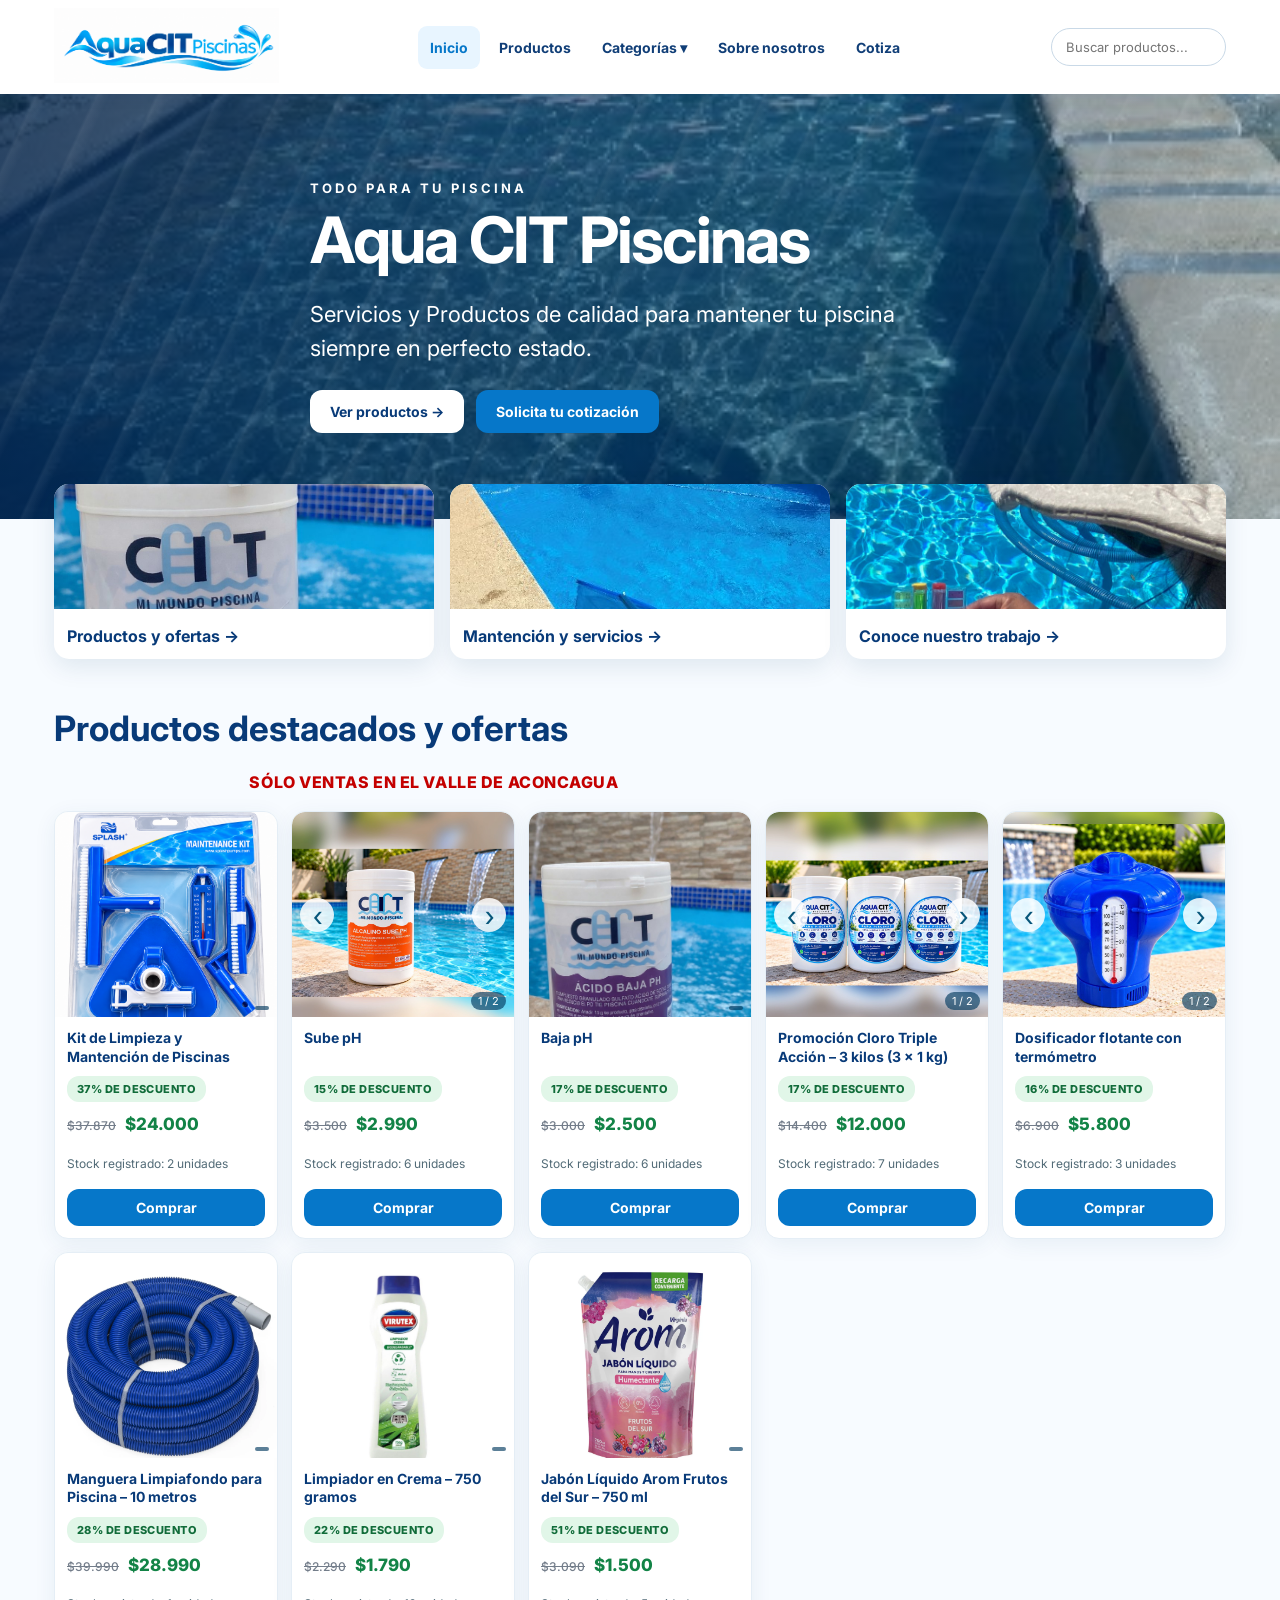
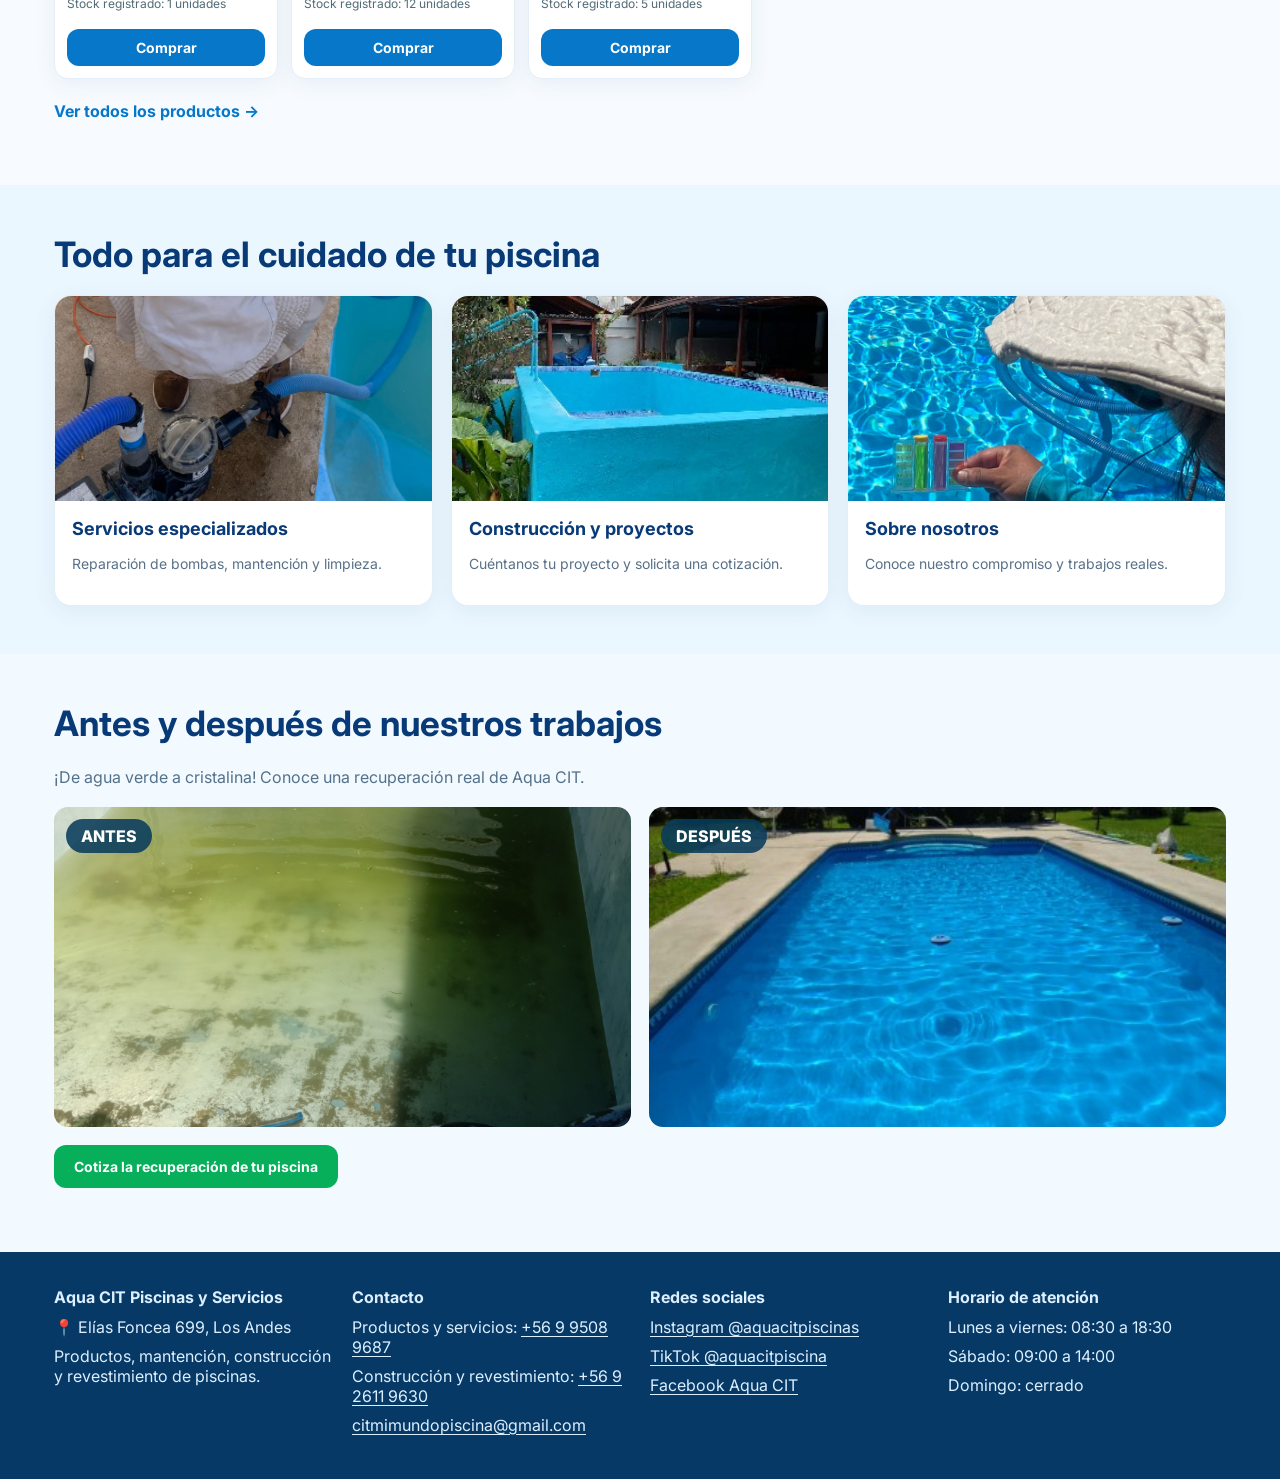
<file: index.html>
<!DOCTYPE html>
<html lang="es"><head><meta charset="utf-8"/><meta content="width=device-width,initial-scale=1" name="viewport"/><meta content="Aqua CIT Piscinas: productos, mantención, reparación y construcción de piscinas en Los Andes." name="description"/><title>Inicio | Aqua CIT Piscinas</title><link href="estilos.css?v=renovacion20261029" rel="stylesheet"/></head><body><header class="top"><div class="wrap header"><a href="index.html"><img alt="Aqua CIT Piscinas" class="logo" src="imagenes/logo.png"/></a><nav class="links"><a class="active" href="index.html">Inicio</a><a href="productos.html">Productos</a><div class="drop"><button aria-label="Abrir categorías" type="button">Categorías ▾</button><div class="submenu"><a href="productos.html?categoria=piscinas">Productos para piscinas</a><a href="productos.html?categoria=hogar">Aseo del hogar</a><a href="productos.html?categoria=equipos">Bombas y filtros</a><a href="cotiza.html">Cotizar servicios</a></div></div><a href="sobre-nosotros.html">Sobre nosotros</a><a href="cotiza.html">Cotiza</a></nav><input aria-label="Buscar productos" class="search" placeholder="Buscar productos..." type="search"/></div></header><section class="hero"><div class="wrap"><div class="eyebrow">Todo para tu piscina</div><h1>Aqua CIT Piscinas</h1><p>Servicios y Productos de calidad para mantener tu piscina siempre en perfecto estado.</p><div class="buttons"><a class="btn white" href="productos.html">Ver productos →</a><a class="btn" href="cotiza.html">Solicita tu cotización</a></div></div></section><div class="wrap introtiles"><a href="productos.html"><img alt="Productos" src="imagenes/baja-ph.jpg"/><span>Productos y ofertas →</span></a><a href="servicios.html"><img alt="Limpieza de piscinas" src="imagenes/trabajo-limpieza.jpg"/><span>Mantención y servicios →</span></a><a href="sobre-nosotros.html"><img alt="Análisis de agua" src="imagenes/compromiso.jpeg"/><span>Conoce nuestro trabajo →</span></a></div><section class="section"><div class="wrap"><h2>Productos destacados y ofertas</h2><p class="lead" style="color:#c40000;font-weight:800;text-align:center;letter-spacing:.035em">SÓLO VENTAS EN EL VALLE DE ACONCAGUA</p><div class="grid four" id="productsGrid"></div><p style="margin-top:22px"><a class="small-link" href="productos.html">Ver todos los productos →</a></p></div></section><section class="section alt"><div class="wrap"><h2>Todo para el cuidado de tu piscina</h2><div class="grid"><a class="card" href="servicios.html"><img alt="Equipos" src="imagenes/trabajo-bomba.jpeg"/><div class="body"><h3>Servicios especializados</h3><p>Reparación de bombas, mantención y limpieza.</p></div></a><a class="card" href="cotiza.html"><img alt="Piscina" src="imagenes/trabajo-recuperacion.jpg"/><div class="body"><h3>Construcción y proyectos</h3><p>Cuéntanos tu proyecto y solicita una cotización.</p></div></a><a class="card" href="sobre-nosotros.html"><img alt="Tester de piscina" src="imagenes/compromiso.jpeg"/><div class="body"><h3>Sobre nosotros</h3><p>Conoce nuestro compromiso y trabajos reales.</p></div></a></div></div></section><section class="section before-after" id="antes-despues"><div class="wrap"><h2>Antes y después de nuestros trabajos</h2><p class="lead">¡De agua verde a cristalina! Conoce una recuperación real de Aqua CIT.</p><div class="compare-grid"><figure><img src="imagenes/antes-real.jpg" loading="lazy" alt="Piscina antes de recuperación"/><figcaption>ANTES</figcaption></figure><figure><img src="imagenes/despues-real.jpg" loading="lazy" alt="Piscina después de recuperación"/><figcaption>DESPUÉS</figcaption></figure></div><p style="margin-top:18px"><a class="btn green" href="cotiza.html">Cotiza la recuperación de tu piscina</a></p></div></section><footer class="footer"><div class="wrap footer-columns"><div><strong>Aqua CIT Piscinas y Servicios</strong><p>📍 Elías Foncea 699, Los Andes</p><p>Productos, mantención, construcción y revestimiento de piscinas.</p></div><div><strong>Contacto</strong><p>Productos y servicios: <a href="https://wa.me/56995089687">+56 9 9508 9687</a></p><p>Construcción y revestimiento: <a href="https://wa.me/56926119630">+56 9 2611 9630</a></p><p><a href="mailto:citmimundopiscina@gmail.com">citmimundopiscina@gmail.com</a></p></div><div><strong>Redes sociales</strong><p><a href="https://www.instagram.com/aquacitpiscinas/" target="_blank" rel="noopener">Instagram @aquacitpiscinas</a></p><p><a href="https://www.tiktok.com/@aquacitpiscina" target="_blank" rel="noopener">TikTok @aquacitpiscina</a></p><p><a href="https://www.facebook.com/share/1GjEi7ujU2/" target="_blank" rel="noopener">Facebook Aqua CIT</a></p></div><div><strong>Horario de atención</strong><p>Lunes a viernes: 08:30 a 18:30</p><p>Sábado: 09:00 a 14:00</p><p>Domingo: cerrado</p></div></div></footer><script src="app.js?v=renovacion20261029"></script></body></html>
</file>
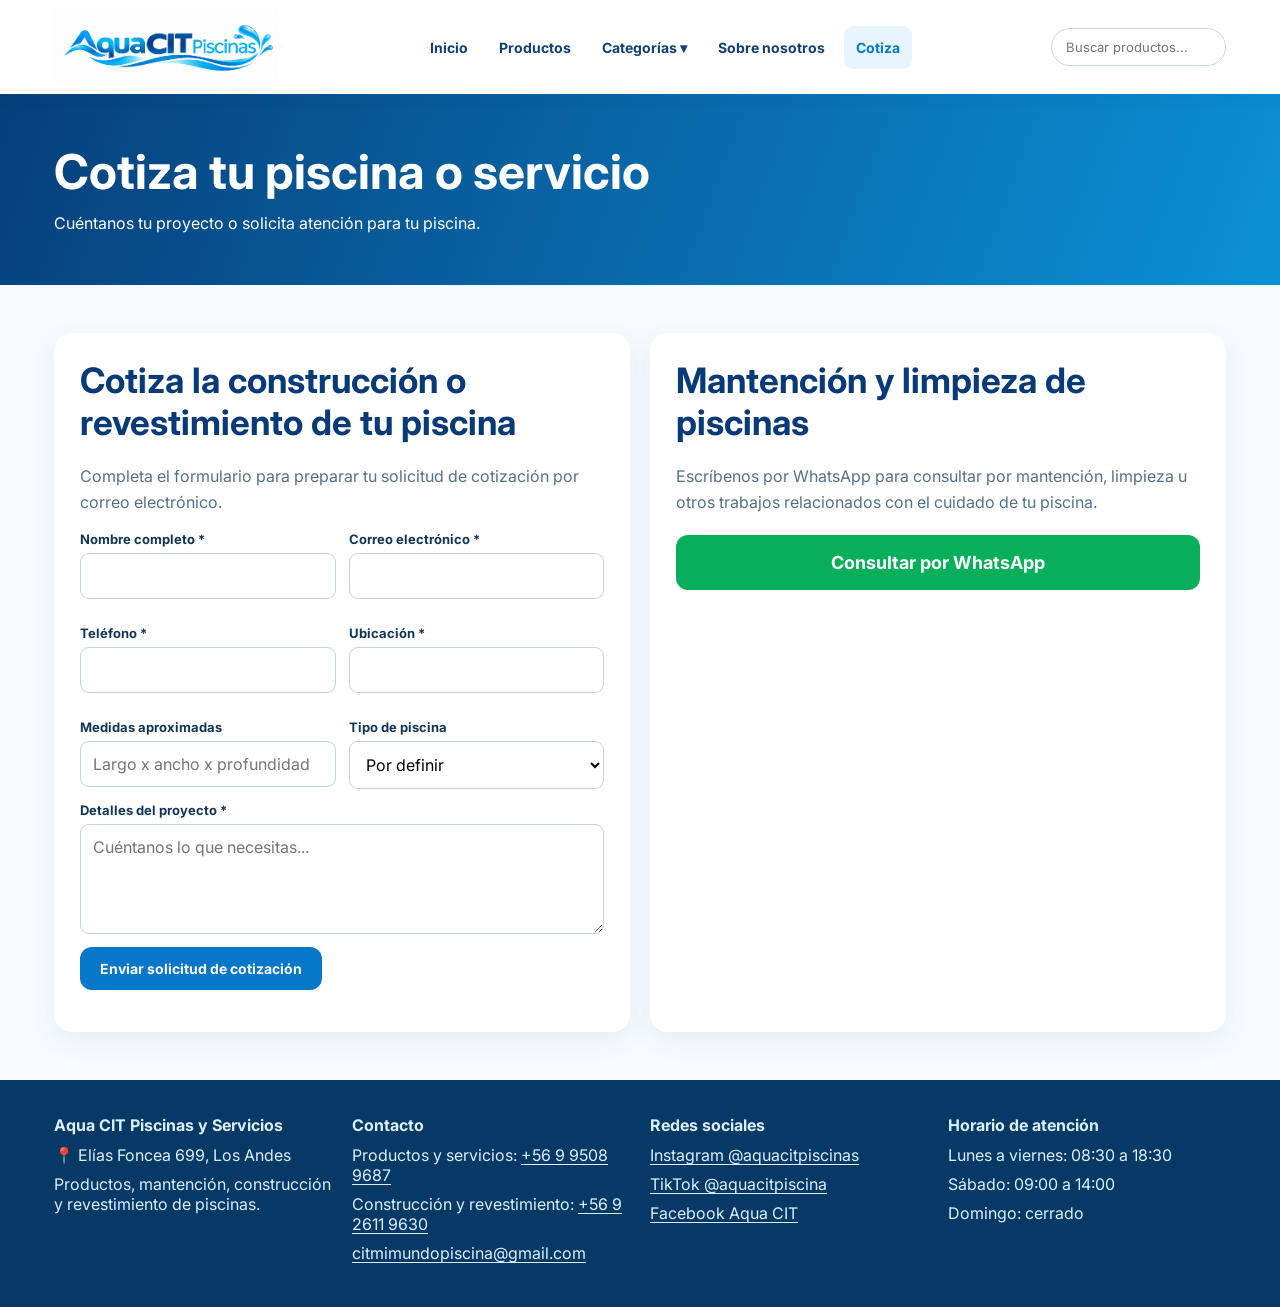
<file: cotiza.html>
<!DOCTYPE html>
<html lang="es"><head><meta charset="utf-8"/><meta content="width=device-width,initial-scale=1" name="viewport"/><meta content="Aqua CIT Piscinas: productos, mantención, reparación y construcción de piscinas en Los Andes." name="description"/><title>Cotiza | Aqua CIT Piscinas</title><link href="estilos.css?v=renovacion20261029" rel="stylesheet"/></head><body><header class="top"><div class="wrap header"><a href="index.html"><img alt="Aqua CIT Piscinas" class="logo" src="imagenes/logo.png"/></a><nav class="links"><a href="index.html">Inicio</a><a href="productos.html">Productos</a><div class="drop"><button aria-label="Abrir categorías" type="button">Categorías ▾</button><div class="submenu"><a href="productos.html?categoria=piscinas">Productos para piscinas</a><a href="productos.html?categoria=hogar">Aseo del hogar</a><a href="productos.html?categoria=equipos">Bombas y filtros</a><a href="cotiza.html">Cotizar servicios</a></div></div><a href="sobre-nosotros.html">Sobre nosotros</a><a class="active" href="cotiza.html">Cotiza</a></nav><input aria-label="Buscar productos" class="search" placeholder="Buscar productos..." type="search"/></div></header><div class="banner"><div class="wrap"><h1>Cotiza tu piscina o servicio</h1><p>Cuéntanos tu proyecto o solicita atención para tu piscina.</p></div></div><section class="section"><div class="wrap contactcards"><div class="panel"><h2>Cotiza la construcción o revestimiento de tu piscina</h2><p class="lead">Completa el formulario para preparar tu solicitud de cotización por correo electrónico.</p><form id="formCotizacion"><div class="fields"><div class="field"><label>Nombre completo *</label><input name="nombre" required=""/></div><div class="field"><label>Correo electrónico *</label><input name="correo" required="" type="email"/></div><div class="field"><label>Teléfono *</label><input name="telefono" required=""/></div><div class="field"><label>Ubicación *</label><input name="ubicacion" required=""/></div><div class="field"><label>Medidas aproximadas</label><input name="medidas" placeholder="Largo x ancho x profundidad"/></div><div class="field"><label>Tipo de piscina</label><select name="tipo"><option>Por definir</option><option>Hormigón</option><option>Fibra de vidrio</option><option>Otro</option></select></div></div><div class="field"><label>Detalles del proyecto *</label><textarea name="detalle" placeholder="Cuéntanos lo que necesitas..." required=""></textarea></div><button class="btn" type="submit">Enviar solicitud de cotización</button><p id="estadoCotizacion" role="status" aria-live="polite"></p></form></div><div class="panel" id="servicios"><h2>Mantención y limpieza de piscinas</h2><p class="lead">Escríbenos por WhatsApp para consultar por mantención, limpieza u otros trabajos relacionados con el cuidado de tu piscina.</p><a class="btn green big-whatsapp" href="https://wa.me/56995089687?text=Hola%2C%20quisiera%20cotizar%20un%20servicio%20de%20mantenci%C3%B3n%20o%20limpieza%20de%20mi%20piscina." rel="noopener" target="_blank">Consultar por WhatsApp</a></div></div></section><footer class="footer"><div class="wrap footer-columns"><div><strong>Aqua CIT Piscinas y Servicios</strong><p>📍 Elías Foncea 699, Los Andes</p><p>Productos, mantención, construcción y revestimiento de piscinas.</p></div><div><strong>Contacto</strong><p>Productos y servicios: <a href="https://wa.me/56995089687">+56 9 9508 9687</a></p><p>Construcción y revestimiento: <a href="https://wa.me/56926119630">+56 9 2611 9630</a></p><p><a href="mailto:citmimundopiscina@gmail.com">citmimundopiscina@gmail.com</a></p></div><div><strong>Redes sociales</strong><p><a href="https://www.instagram.com/aquacitpiscinas/" target="_blank" rel="noopener">Instagram @aquacitpiscinas</a></p><p><a href="https://www.tiktok.com/@aquacitpiscina" target="_blank" rel="noopener">TikTok @aquacitpiscina</a></p><p><a href="https://www.facebook.com/share/1GjEi7ujU2/" target="_blank" rel="noopener">Facebook Aqua CIT</a></p></div><div><strong>Horario de atención</strong><p>Lunes a viernes: 08:30 a 18:30</p><p>Sábado: 09:00 a 14:00</p><p>Domingo: cerrado</p></div></div></footer><script src="app.js?v=renovacion20261029"></script></body></html>
</file>
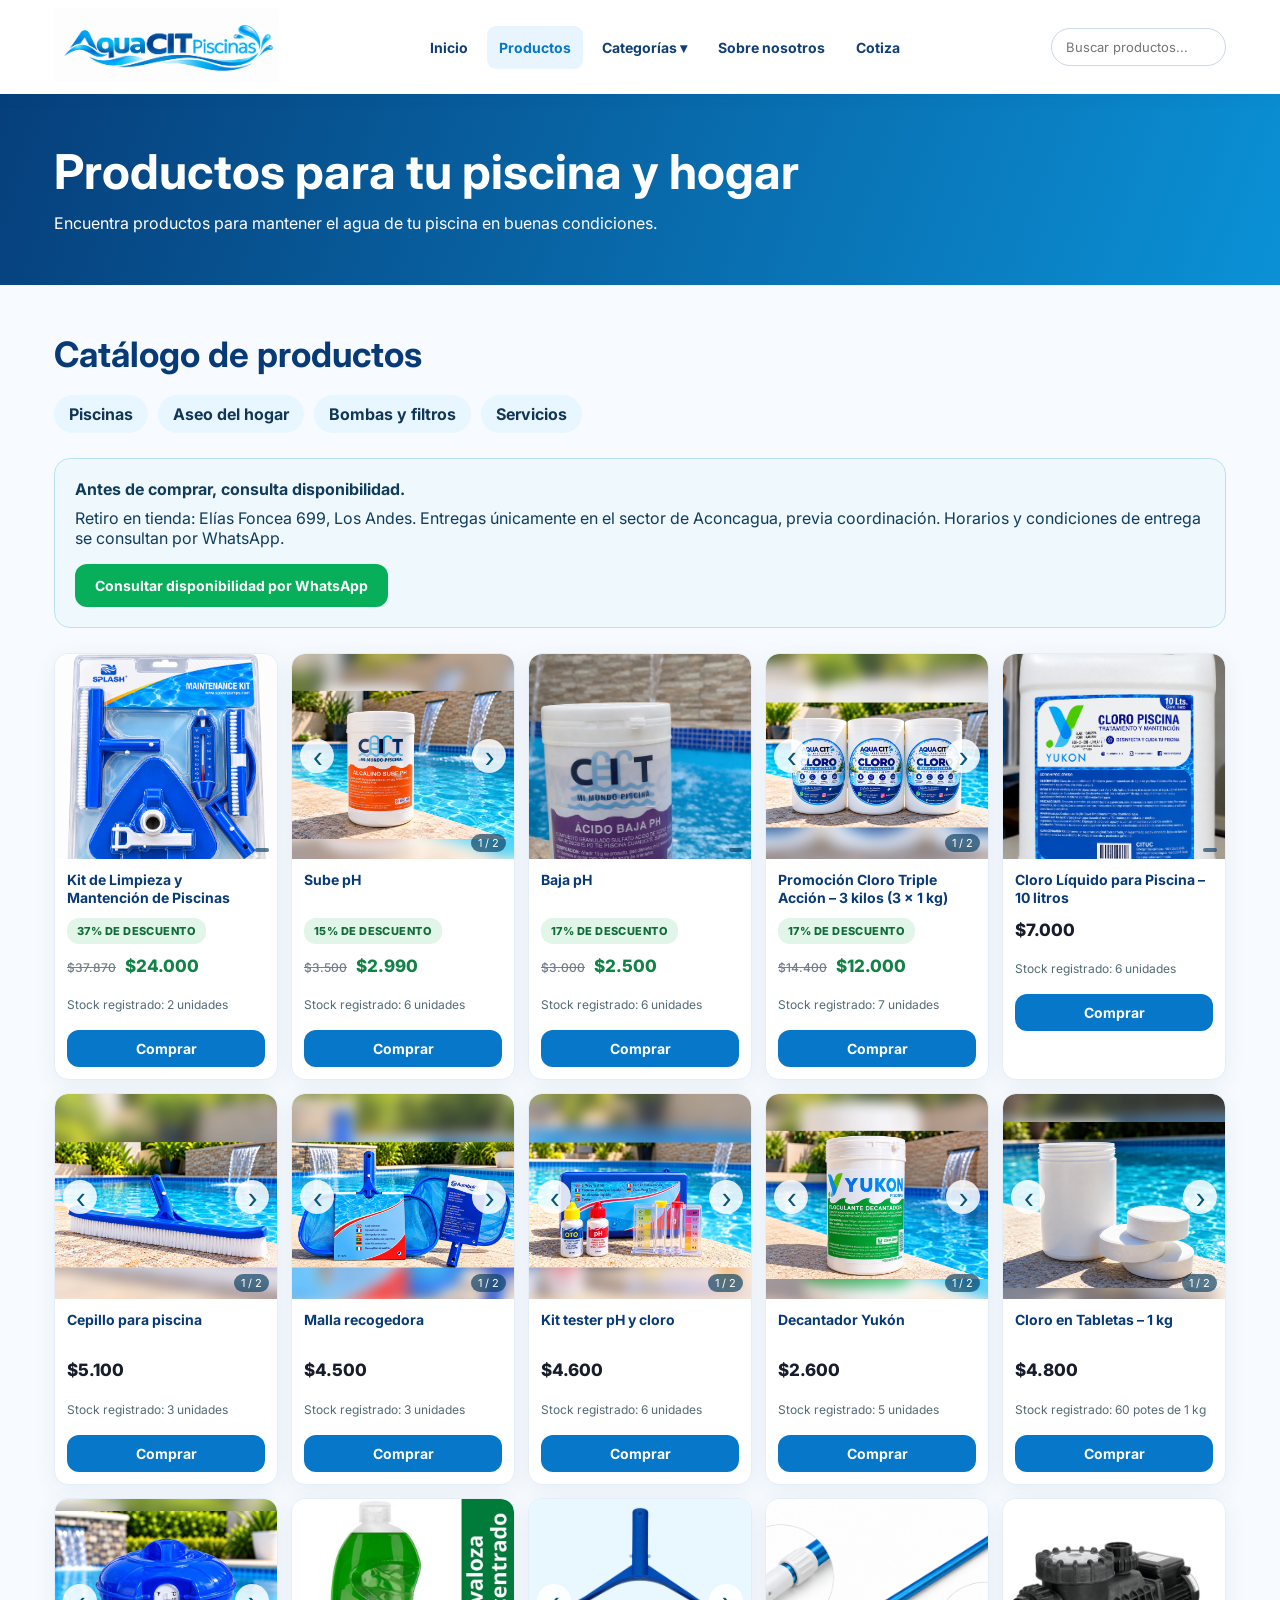
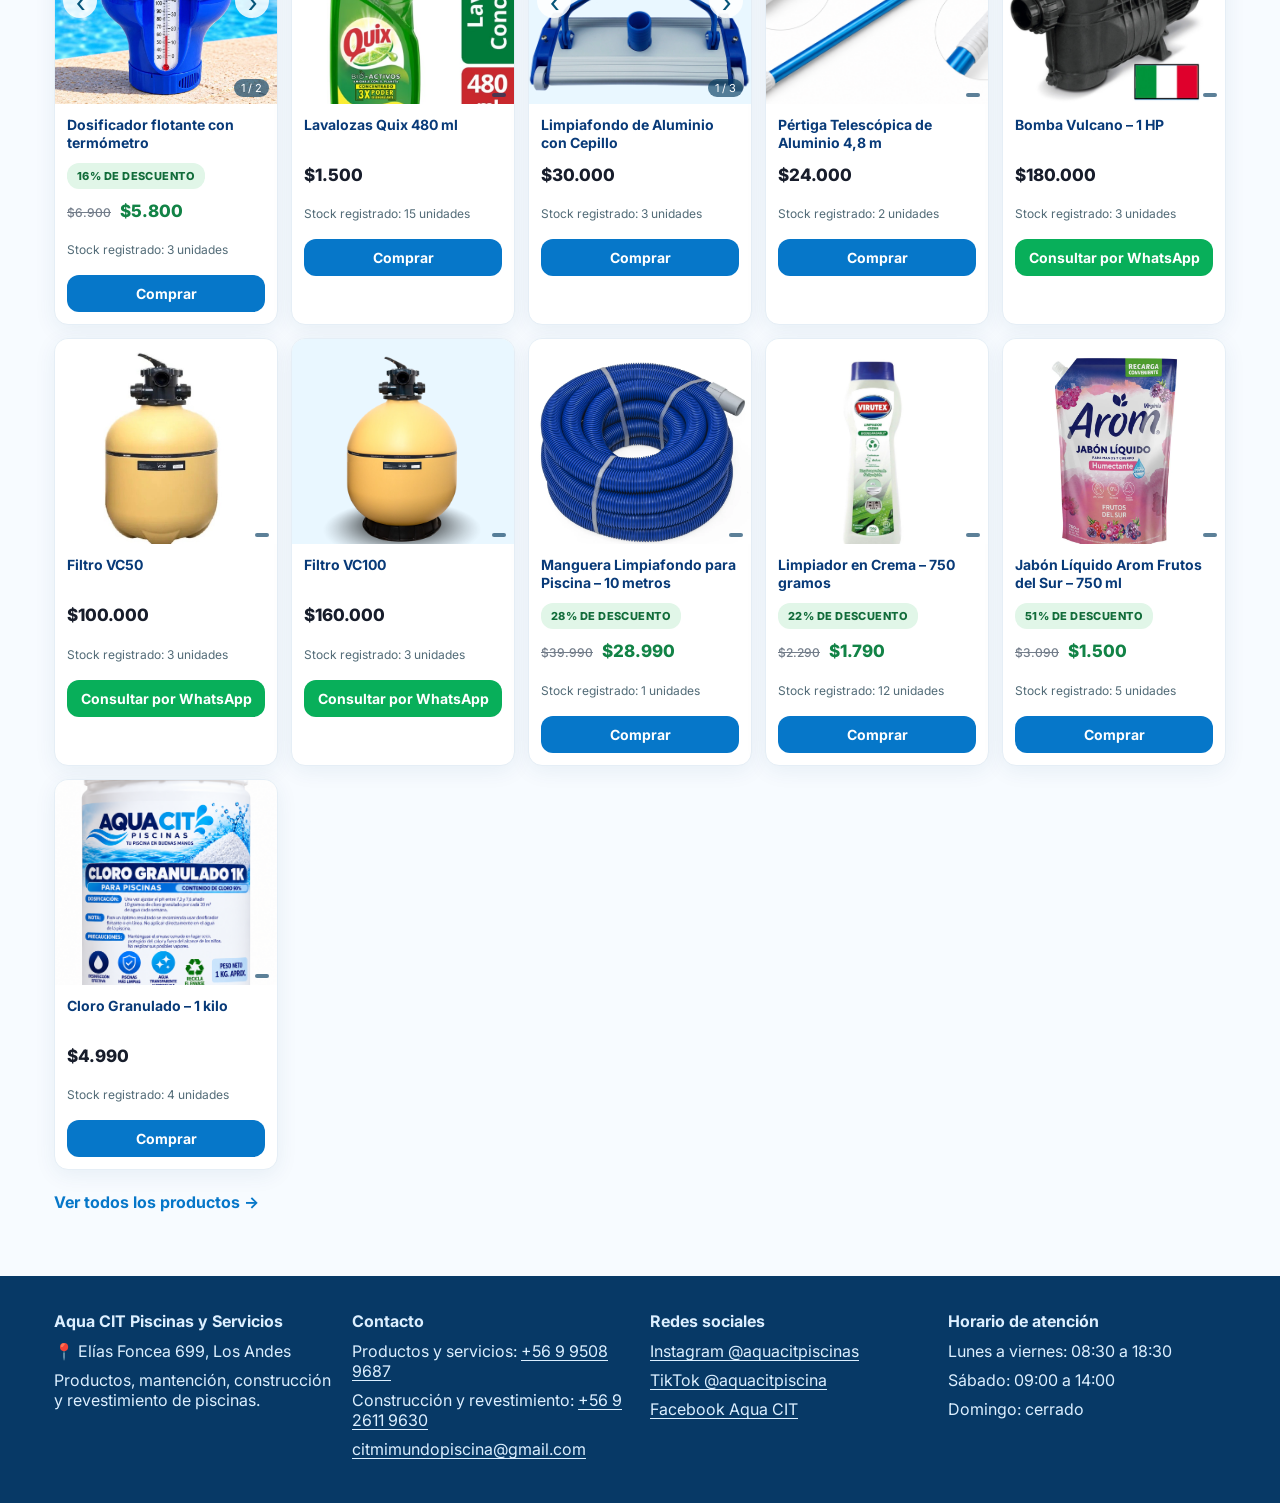
<file: productos.html>
<!DOCTYPE html>
<html lang="es"><head><meta charset="utf-8"/><meta content="width=device-width,initial-scale=1" name="viewport"/><meta content="Aqua CIT Piscinas: productos, mantención, reparación y construcción de piscinas en Los Andes." name="description"/><title>Productos | Aqua CIT Piscinas</title><link href="estilos.css?v=renovacion20261029" rel="stylesheet"/></head><body><header class="top"><div class="wrap header"><a href="index.html"><img alt="Aqua CIT Piscinas" class="logo" src="imagenes/logo.png"/></a><nav class="links"><a href="index.html">Inicio</a><a class="active" href="productos.html">Productos</a><div class="drop"><button aria-label="Abrir categorías" type="button">Categorías ▾</button><div class="submenu"><a href="productos.html?categoria=piscinas">Productos para piscinas</a><a href="productos.html?categoria=hogar">Aseo del hogar</a><a href="productos.html?categoria=equipos">Bombas y filtros</a><a href="cotiza.html">Cotizar servicios</a></div></div><a href="sobre-nosotros.html">Sobre nosotros</a><a href="cotiza.html">Cotiza</a></nav><input aria-label="Buscar productos" class="search" placeholder="Buscar productos..." type="search"/></div></header><div class="banner"><div class="wrap"><h1>Productos para tu piscina y hogar</h1><p>Encuentra productos para mantener el agua de tu piscina en buenas condiciones.</p></div></div><section class="section"><div class="wrap"><h2>Catálogo de productos</h2><div class="category-filters"><a href="productos.html?categoria=piscinas">Piscinas</a><a href="productos.html?categoria=hogar">Aseo del hogar</a><a href="productos.html?categoria=equipos">Bombas y filtros</a><a href="servicios.html">Servicios</a></div><div class="availability"><strong>Antes de comprar, consulta disponibilidad.</strong><p>Retiro en tienda: Elías Foncea 699, Los Andes. Entregas únicamente en el sector de Aconcagua, previa coordinación. Horarios y condiciones de entrega se consultan por WhatsApp.</p><a class="btn green" href="https://wa.me/56995089687?text=Hola%2C%20quisiera%20consultar%20disponibilidad%20de%20productos%20Aqua%20CIT%20Piscinas.%20Me%20interesa%3A%20____.%20Prefiero%20retiro%20en%20tienda%20o%20entrega%20en%20Aconcagua%3A%20____." rel="noopener" target="_blank">Consultar disponibilidad por WhatsApp</a></div><div class="grid four" id="productsGrid"></div><p style="margin-top:22px"><a class="small-link" href="productos.html">Ver todos los productos →</a></p></div></section><footer class="footer"><div class="wrap footer-columns"><div><strong>Aqua CIT Piscinas y Servicios</strong><p>📍 Elías Foncea 699, Los Andes</p><p>Productos, mantención, construcción y revestimiento de piscinas.</p></div><div><strong>Contacto</strong><p>Productos y servicios: <a href="https://wa.me/56995089687">+56 9 9508 9687</a></p><p>Construcción y revestimiento: <a href="https://wa.me/56926119630">+56 9 2611 9630</a></p><p><a href="mailto:citmimundopiscina@gmail.com">citmimundopiscina@gmail.com</a></p></div><div><strong>Redes sociales</strong><p><a href="https://www.instagram.com/aquacitpiscinas/" target="_blank" rel="noopener">Instagram @aquacitpiscinas</a></p><p><a href="https://www.tiktok.com/@aquacitpiscina" target="_blank" rel="noopener">TikTok @aquacitpiscina</a></p><p><a href="https://www.facebook.com/share/1GjEi7ujU2/" target="_blank" rel="noopener">Facebook Aqua CIT</a></p></div><div><strong>Horario de atención</strong><p>Lunes a viernes: 08:30 a 18:30</p><p>Sábado: 09:00 a 14:00</p><p>Domingo: cerrado</p></div></div></footer><script src="app.js?v=renovacion20261029"></script></body></html>
</file>
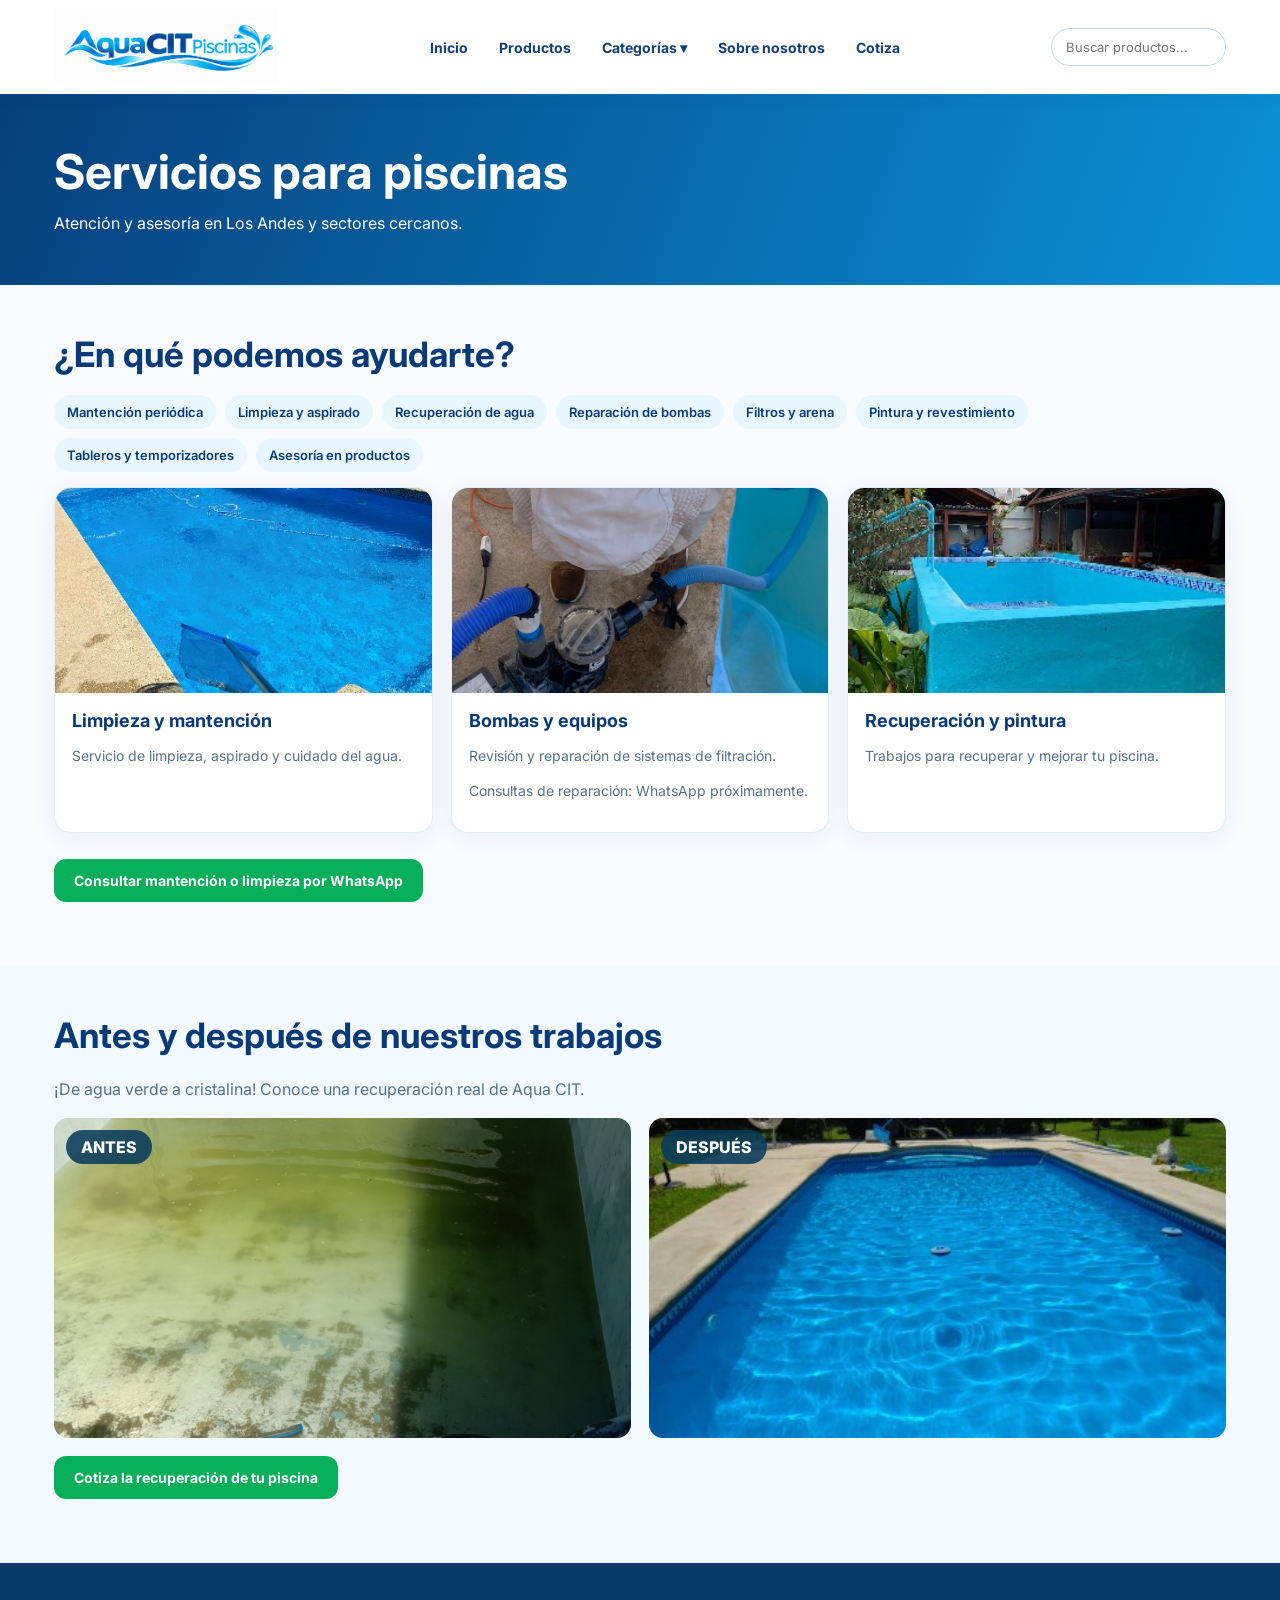
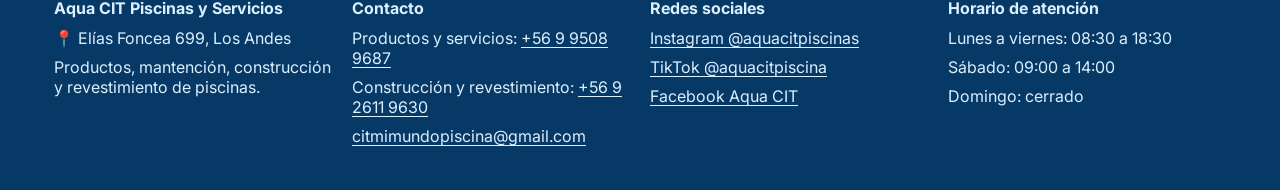
<file: servicios.html>
<!DOCTYPE html>
<html lang="es"><head><meta charset="utf-8"/><meta content="width=device-width,initial-scale=1" name="viewport"/><meta content="Aqua CIT Piscinas: productos, mantención, reparación y construcción de piscinas en Los Andes." name="description"/><title>Servicios | Aqua CIT Piscinas</title><link href="estilos.css?v=renovacion20261029" rel="stylesheet"/></head><body><header class="top"><div class="wrap header"><a href="index.html"><img alt="Aqua CIT Piscinas" class="logo" src="imagenes/logo.png"/></a><nav class="links"><a href="index.html">Inicio</a><a href="productos.html">Productos</a><div class="drop"><button aria-label="Abrir categorías" type="button">Categorías ▾</button><div class="submenu"><a href="productos.html?categoria=piscinas">Productos para piscinas</a><a href="productos.html?categoria=hogar">Aseo del hogar</a><a href="productos.html?categoria=equipos">Bombas y filtros</a><a href="cotiza.html">Cotizar servicios</a></div></div><a href="sobre-nosotros.html">Sobre nosotros</a><a href="cotiza.html">Cotiza</a></nav><input aria-label="Buscar productos" class="search" placeholder="Buscar productos..." type="search"/></div></header><div class="banner"><div class="wrap"><h1>Servicios para piscinas</h1><p>Atención y asesoría en Los Andes y sectores cercanos.</p></div></div><section class="section"><div class="wrap"><h2>¿En qué podemos ayudarte?</h2><div class="service-list"><span>Mantención periódica</span><span>Limpieza y aspirado</span><span>Recuperación de agua</span><span>Reparación de bombas</span><span>Filtros y arena</span><span>Pintura y revestimiento</span><span>Tableros y temporizadores</span><span>Asesoría en productos</span></div><div class="grid"><article class="card"><img alt="Limpieza" src="imagenes/trabajo-limpieza.jpg"/><div class="body"><h3>Limpieza y mantención</h3><p>Servicio de limpieza, aspirado y cuidado del agua.</p></div></article><article class="card"><img alt="Bomba" src="imagenes/trabajo-bomba.jpeg"/><div class="body"><h3>Bombas y equipos</h3><p>Revisión y reparación de sistemas de filtración.</p><p class="note">Consultas de reparación: WhatsApp próximamente.</p></div></article><article class="card"><img alt="Piscina recuperada" src="imagenes/trabajo-recuperacion.jpg"/><div class="body"><h3>Recuperación y pintura</h3><p>Trabajos para recuperar y mejorar tu piscina.</p></div></article></div><p style="margin-top:26px"><a class="btn green" href="https://wa.me/56995089687?text=Hola%2C%20quisiera%20cotizar%20un%20servicio%20de%20mantenci%C3%B3n%20o%20limpieza%20de%20mi%20piscina." rel="noopener" target="_blank">Consultar mantención o limpieza por WhatsApp</a></p></div></section><section class="section before-after" id="antes-despues"><div class="wrap"><h2>Antes y después de nuestros trabajos</h2><p class="lead">¡De agua verde a cristalina! Conoce una recuperación real de Aqua CIT.</p><div class="compare-grid"><figure><img src="imagenes/antes-real.jpg" loading="lazy" alt="Piscina antes de recuperación"/><figcaption>ANTES</figcaption></figure><figure><img src="imagenes/despues-real.jpg" loading="lazy" alt="Piscina después de recuperación"/><figcaption>DESPUÉS</figcaption></figure></div><p style="margin-top:18px"><a class="btn green" href="cotiza.html">Cotiza la recuperación de tu piscina</a></p></div></section><footer class="footer"><div class="wrap footer-columns"><div><strong>Aqua CIT Piscinas y Servicios</strong><p>📍 Elías Foncea 699, Los Andes</p><p>Productos, mantención, construcción y revestimiento de piscinas.</p></div><div><strong>Contacto</strong><p>Productos y servicios: <a href="https://wa.me/56995089687">+56 9 9508 9687</a></p><p>Construcción y revestimiento: <a href="https://wa.me/56926119630">+56 9 2611 9630</a></p><p><a href="mailto:citmimundopiscina@gmail.com">citmimundopiscina@gmail.com</a></p></div><div><strong>Redes sociales</strong><p><a href="https://www.instagram.com/aquacitpiscinas/" target="_blank" rel="noopener">Instagram @aquacitpiscinas</a></p><p><a href="https://www.tiktok.com/@aquacitpiscina" target="_blank" rel="noopener">TikTok @aquacitpiscina</a></p><p><a href="https://www.facebook.com/share/1GjEi7ujU2/" target="_blank" rel="noopener">Facebook Aqua CIT</a></p></div><div><strong>Horario de atención</strong><p>Lunes a viernes: 08:30 a 18:30</p><p>Sábado: 09:00 a 14:00</p><p>Domingo: cerrado</p></div></div></footer><script src="app.js?v=renovacion20261029"></script></body></html>
</file>
<file: estilos.css>
@import url('https://fonts.googleapis.com/css2?family=Inter:wght@400;500;600;700;800&display=swap');

:root {
  --navy: #083a78;
  --blue: #0677c9;
  --sky: #e9f7ff;
  --ink: #123657;
  --green: #138a43;
}

* {
  box-sizing: border-box;
}

html {
  scroll-behavior: smooth;
}

body {
  margin: 0;
  font-family: Inter, Arial, sans-serif;
  color: var(--ink);
  background: #f7fbff;
}

a {
  text-decoration: none;
  color: inherit;
}

button, input, select, textarea {
  font: inherit;
}

button {
  cursor: pointer;
}

.wrap {
  max-width: 1220px;
  margin: auto;
  padding: 0 24px;
}

/* ENCABEZADO */

.top {
  background: white;
  box-shadow: 0 2px 16px #0b4b7810;
  position: sticky;
  top: 0;
  z-index: 50;
}

.header {
  display: flex;
  align-items: center;
  gap: 22px;
  min-height: 94px;
}

.logo {
  width: 225px;
  max-height: 78px;
  object-fit: contain;
  object-position: left;
}

.links {
  display: flex;
  align-items: center;
  gap: 7px;
  flex: 1;
  justify-content: center;
}

.links > a,
.drop > button {
  font-size: 14px;
  font-weight: 700;
  color: #103e77;
  padding: 13px 12px;
  background: transparent;
  border: 0;
  border-radius: 9px;
  white-space: nowrap;
}

.links > a:hover,
.links > a.active,
.drop:hover > button {
  color: var(--blue);
  background: #e8f5ff;
}

.drop {
  position: relative;
}

.submenu {
  display: none;
  position: absolute;
  top: 100%;
  left: 0;
  background: white;
  min-width: 180px;
  box-shadow: 0 10px 28px #092d5630;
  border-radius: 12px;
  padding: 9px;
  z-index: 70;
}

.submenu a {
  display: block;
  padding: 11px;
  border-radius: 8px;
  font-size: 14px;
}

.submenu a:hover {
  background: #edf8ff;
}

.drop:hover .submenu,
.drop:focus-within .submenu,
.drop.open .submenu {
  display: block;
}

.search {
  width: 175px;
  min-width: 125px;
  border: 1px solid #c9d9e7;
  border-radius: 24px;
  padding: 10px 14px;
  font-size: 13px;
}

.cartbtn {
  border: 0;
  background: #e7f5ff;
  color: var(--navy);
  border-radius: 24px;
  padding: 11px 13px;
  font-weight: 700;
  white-space: nowrap;
}

/* PORTADA */

.hero {
  min-height: 425px;
  background:
    linear-gradient(90deg, rgba(4,39,81,.83), rgba(4,58,94,.30)),
    url('imagenes/portada.jpg') center / cover;
  display: flex;
  align-items: center;
  color: white;
}

.hero h1 {
  font-size: clamp(36px, 5vw, 66px);
  line-height: 1.07;
  margin: 10px 0 18px;
  letter-spacing: -2px;
}

.hero p {
  font-size: clamp(16px, 2vw, 22px);
  line-height: 1.55;
  max-width: 660px;
}

.eyebrow {
  text-transform: uppercase;
  letter-spacing: 3px;
  font-size: 13px;
  font-weight: 700;
}

/* BOTONES */

.btn {
  display: inline-flex;
  align-items: center;
  justify-content: center;
  gap: 8px;
  padding: 13px 20px;
  border: 0;
  border-radius: 12px;
  background: var(--blue);
  color: white;
  font-weight: 700;
  font-size: 14px;
}

.btn:hover {
  filter: brightness(.94);
}

.btn.white {
  background: white;
  color: var(--navy);
}

.btn.green {
  background: #08af5a;
}

.btn.outline {
  background: white;
  border: 1px solid #bed9eb;
  color: var(--navy);
}

.buttons {
  display: flex;
  gap: 12px;
  flex-wrap: wrap;
  margin-top: 25px;
}

/* SECCIONES */

.section {
  padding: 48px 0;
}

.section.alt {
  background: #ebf7ff;
}

.section h2 {
  font-size: clamp(25px, 3vw, 35px);
  color: var(--navy);
  margin: 0 0 20px;
}

.lead {
  color: #54718a;
  max-width: 760px;
  line-height: 1.65;
}

.grid {
  display: grid;
  grid-template-columns: repeat(3, minmax(0, 1fr));
  gap: 18px;
}

.grid.four {
  grid-template-columns: repeat(4, minmax(0, 1fr));
}

/* TARJETAS */

.card {
  background: white;
  border-radius: 17px;
  overflow: hidden;
  box-shadow: 0 5px 22px #08477812;
  border: 1px solid #e5eef6;
}

.card img {
  width: 100%;
  height: 205px;
  object-fit: cover;
  display: block;
}

.card .body {
  padding: 17px;
}

.card h3 {
  color: var(--navy);
  margin: 0 0 8px;
  font-size: 18px;
}

.card p {
  color: #587189;
  font-size: 14px;
  line-height: 1.5;
}

.price {
  font-size: 24px;
  font-weight: 800;
  color: var(--green);
}

.old {
  color: #6e8498;
  text-decoration: line-through;
  font-size: 14px;
}

.pill {
  font-size: 11px;
  color: var(--green);
  background: #e3f7e9;
  border-radius: 15px;
  padding: 5px 8px;
  font-weight: 700;
}

/* PRODUCTOS */

.product img {
  height: 220px;
  object-fit: contain;
  background: #eaf7ff;
  padding: 10px;
}

.product .body {
  display: flex;
  flex-direction: column;
  gap: 10px;
}

.product .body h3 {
  margin: 0;
}

.product .btn {
  width: 100%;
}

/* SERVICIOS */

.feature {
  display: grid;
  grid-template-columns: 1fr 1fr;
  gap: 35px;
  align-items: center;
}

.feature img {
  width: 100%;
  height: 370px;
  object-fit: cover;
  border-radius: 18px;
}

.feature p {
  line-height: 1.8;
}

/* BANNER */

.banner {
  background: linear-gradient(110deg, #063f7b, #0b91d6);
  padding: 48px 0;
  color: white;
}

.banner h1 {
  font-size: clamp(32px, 4vw, 48px);
  margin: 0 0 10px;
}

.banner p {
  margin: 0;
  max-width: 680px;
  line-height: 1.6;
}

/* CONTACTO */

.contactcards {
  display: grid;
  grid-template-columns: 1fr 1fr;
  gap: 20px;
}

.panel {
  background: white;
  border-radius: 18px;
  padding: 26px;
  box-shadow: 0 8px 26px #10496e14;
}

.panel h2 {
  margin-top: 0;
}

.fields {
  display: grid;
  grid-template-columns: 1fr 1fr;
  gap: 13px;
}

.field {
  display: flex;
  flex-direction: column;
  gap: 6px;
  margin: 0 0 13px;
}

.field label {
  font-size: 13px;
  font-weight: 700;
}

.field input,
.field textarea,
.field select {
  padding: 12px;
  border: 1px solid #bed3e2;
  border-radius: 9px;
  width: 100%;
  background: white;
}

.field textarea {
  min-height: 110px;
  resize: vertical;
}

.note {
  font-size: 13px;
  color: #5d768d;
}

.service-list {
  display: flex;
  flex-wrap: wrap;
  gap: 9px;
  margin: 15px 0;
}

.service-list span {
  background: #e8f6ff;
  border-radius: 30px;
  padding: 9px 13px;
  color: var(--navy);
  font-size: 13px;
  font-weight: 600;
}

/* PIE DE PÁGINA */

.footer {
  background: #073966;
  color: #dcefff;
  padding: 35px 0;
}

.footer a {
  text-decoration: underline;
}

.footer .wrap {
  display: flex;
  justify-content: space-between;
  gap: 20px;
  flex-wrap: wrap;
}

.empty {
  padding: 30px;
  text-align: center;
  color: #668;
}

/* CARRITO - ESTILOS EXISTENTES */

.cartdrawer {
  position: fixed;
  right: 0;
  top: 0;
  height: 100vh;
  width: min(410px, 100%);
  background: white;
  z-index: 100;
  box-shadow: -10px 0 45px #1239;
  transform: translateX(105%);
  transition: transform .25s;
  display: flex;
  flex-direction: column;
}

.cartdrawer.show {
  transform: translateX(0);
}

.carthead {
  padding: 22px;
  border-bottom: 1px solid #ddd;
  display: flex;
  justify-content: space-between;
}

.cartbody {
  padding: 20px;
  overflow: auto;
  flex: 1;
}

.cartfoot {
  padding: 20px;
  border-top: 1px solid #ddd;
}

.cartrow {
  display: flex;
  gap: 10px;
  align-items: center;
  border-bottom: 1px solid #eee;
  padding: 10px 0;
}

.cartrow img {
  width: 60px;
  height: 60px;
  object-fit: contain;
}

.cartrow button {
  border: 0;
  background: #eef6ff;
  border-radius: 7px;
  padding: 5px 8px;
}

.overlay {
  display: none;
  position: fixed;
  inset: 0;
  background: #0007;
  z-index: 90;
}

.overlay.show {
  display: block;
}

.muted {
  color: #6c8499;
}

/* ELEMENTOS DE INICIO */

.introtiles {
  display: grid;
  grid-template-columns: repeat(3, 1fr);
  gap: 16px;
  margin-top: -35px;
  position: relative;
}

.introtiles a {
  background: white;
  box-shadow: 0 8px 24px #003a601a;
  border-radius: 15px;
  overflow: hidden;
  font-weight: 700;
  color: var(--navy);
}

.introtiles img {
  width: 100%;
  height: 125px;
  object-fit: cover;
}

.introtiles span {
  display: block;
  padding: 13px;
}

.small-link {
  font-weight: 700;
  color: var(--blue);
}

/* CATÁLOGO COMPACTO */

#productsGrid.grid.four {
  grid-template-columns: repeat(5, minmax(0, 1fr));
  gap: 13px;
}

#productsGrid .product img,
#productsGrid .product-placeholder {
  width: 100%;
  height: 135px;
  object-fit: contain;
  background: #f5f9fc;
}

#productsGrid .product-placeholder {
  display: flex;
  align-items: center;
  justify-content: center;
  padding: 12px;
  text-align: center;
  color: #718399;
  font-size: 12px;
}

#productsGrid .product .body {
  padding: 12px;
  display: flex;
  flex-direction: column;
  gap: 10px;
  min-height: 112px;
}

#productsGrid .product h3 {
  font-size: 14px;
  line-height: 1.3;
  margin: 0;
  min-height: 37px;
}

#productsGrid .buy-button {
  display: block;
  text-align: center;
  margin-top: auto;
  padding: 10px 6px;
  text-decoration: none;
}

.category-filters {
  display: flex;
  gap: 10px;
  flex-wrap: wrap;
  margin: 15px 0 25px;
}

.category-filters a {
  background: #e8f6ff;
  border-radius: 24px;
  padding: 9px 15px;
  font-weight: 700;
  text-decoration: none;
}

/* FOTOGRAFÍAS CUADRADAS */

#productsGrid .product img {
  width: 100%;
  height: auto;
  aspect-ratio: 1 / 1;
  object-fit: cover;
  object-position: center;
  border-radius: 13px 13px 0 0;
  background: #e9f7ff;
  padding: 0;
  display: block;
}

#productsGrid .product {
  overflow: hidden;
  border-radius: 14px;
}

#productsGrid .product-placeholder {
  aspect-ratio: 1 / 1;
  height: auto;
}

/* DISPONIBILIDAD */

.availability {
  background: #eff9fd;
  border: 1px solid #b8e2f3;
  border-radius: 16px;
  padding: 20px;
  margin: 18px 0 25px;
  color: #123c5b;
}

.availability p {
  margin: 9px 0 16px;
}

.big-whatsapp {
  display: block;
  text-align: center;
  font-size: 18px;
  padding: 17px 22px;
  margin-top: 20px;
}

/* PRECIOS Y DESCUENTOS */

.product-price {
  font-size: 1.05rem;
  font-weight: 800;
  margin: .35rem 0 .85rem;
}

.regular-price {
  color: #161616;
}

#productsGrid .product-price {
  font-size: 17px;
  font-weight: 800;
  margin: 0;
  color: #151515;
}

/* PRECIO DE OFERTA EN VERDE */

#productsGrid .offer-price {
  color: #138a43;
}

/* PRECIO ANTERIOR TACHADO */

#productsGrid .old-price {
  font-size: 12px;
  color: #798b99;
  font-weight: 500;
  margin-right: 5px;
  text-decoration: line-through;
}

/* PORCENTAJE DE DESCUENTO EN VERDE */

#productsGrid .offer-tag {
  font-size: 11px;
  font-weight: 800;
  color: #138a43;
  background: #e3f7e9;
  padding: 6px 10px;
  border-radius: 12px;
  letter-spacing: .04em;
  align-self: flex-start;
}

/* ADAPTACIÓN A TABLETS */

@media (max-width: 1000px) {
  .header {
    flex-wrap: wrap;
    padding-top: 12px;
    padding-bottom: 12px;
  }

  .links {
    order: 3;
    flex-basis: 100%;
    justify-content: space-between;
  }

  .search {
    margin-left: auto;
  }

  .grid.four {
    grid-template-columns: repeat(2, 1fr);
  }

  #productsGrid.grid.four {
    grid-template-columns: repeat(3, minmax(0, 1fr));
  }
}

/* ADAPTACIÓN A CELULARES */

@media (max-width: 700px) {
  .wrap {
    padding: 0 16px;
  }

  .header {
    gap: 8px;
  }

  .logo {
    width: 150px;
  }

  .search {
    width: 135px;
  }

  .links {
    gap: 0;
    overflow-x: auto;
    justify-content: flex-start;
  }

  .links > a,
  .drop > button {
    padding: 12px 9px;
    font-size: 12px;
  }

  .hero {
    min-height: 460px;
  }

  .grid,
  .grid.four,
  .contactcards,
  .feature,
  .introtiles {
    grid-template-columns: 1fr;
  }

  .grid {
    gap: 14px;
  }

  .feature img {
    height: 260px;
  }

  .fields {
    grid-template-columns: 1fr;
  }

  .introtiles {
    margin-top: 20px;
  }

  .introtiles img {
    height: 160px;
  }

  .section {
    padding: 32px 0;
  }

  .card img {
    height: 200px;
  }

  #productsGrid.grid.four {
    grid-template-columns: repeat(2, minmax(0, 1fr));
    gap: 10px;
  }

  #productsGrid .product img {
    height: auto;
    aspect-ratio: 1 / 1;
  }
}

/* Aqua CIT - Renovación */
.drop{position:relative}.drop.open .submenu{display:block!important;visibility:visible!important;opacity:1!important;pointer-events:auto!important;z-index:1000}
#productsGrid .product-price.regular-price{color:#171d2b!important}#productsGrid .product-price.offer-price{color:#128346!important}#productsGrid .old-price{color:#737d8a!important;text-decoration:line-through!important}#productsGrid .offer-tag{background:#e1f6e8!important;color:#116c3a!important}
.gallery{position:relative;height:205px;overflow:hidden;background:#f1f8fa;touch-action:pan-y}.gallery>img{width:100%;height:100%;object-fit:contain;display:block}.gallery button{position:absolute;top:50%;transform:translateY(-50%);border:0;border-radius:50%;background:#ffffffd9;color:#07567a;font-size:28px;width:34px;height:34px;cursor:pointer}.gallery-prev{left:8px}.gallery-next{right:8px}.gallery-count{position:absolute;bottom:7px;right:8px;background:#073e62a8;color:white;border-radius:10px;padding:2px 7px;font-size:11px}.product-placeholder{height:205px;display:grid;place-items:center;background:linear-gradient(135deg,#eaf7fa,#d3e9ed);color:#426e80;text-align:center;padding:12px}.stock-note,.stock-out{display:block;font-size:12px;margin:8px 0}.stock-note{color:#526b77}.stock-out{color:#a33b3b;font-weight:800}.buy-button:disabled{background:#a0a8ae!important;color:white!important;cursor:not-allowed;opacity:.8}
.compare-grid{display:grid;grid-template-columns:1fr 1fr;gap:18px}.compare-grid figure{margin:0;position:relative;border-radius:14px;overflow:hidden;background:#e4f2f4}.compare-grid img{width:100%;height:320px;object-fit:cover;display:block}.compare-grid figcaption{position:absolute;top:12px;left:12px;background:#073b5bdc;color:white;padding:7px 15px;border-radius:20px;font-weight:800}.before-after{background:#f3faff}
.hero{position:relative;isolation:isolate;overflow:hidden}.hero:before{content:"";position:absolute;inset:-10%;z-index:-1;pointer-events:none;background:repeating-linear-gradient(115deg,transparent 0,rgba(255,255,255,.06) 3px,transparent 14px,transparent 55px);animation:water-glow 8s ease-in-out infinite alternate}@keyframes water-glow{to{transform:translate(20px,13px) skewX(3deg)}}
#estadoCotizacion{font-weight:600;color:#075f78;line-height:1.5;margin-top:12px}
@media(max-width:650px){.compare-grid{gap:9px}.compare-grid img{height:220px}.compare-grid figcaption{font-size:12px}.gallery{height:190px}}
@media(prefers-reduced-motion:reduce){.hero:before{animation:none}}

.footer-columns{display:grid!important;grid-template-columns:repeat(auto-fit,minmax(210px,1fr));gap:24px}.footer-columns p{margin:9px 0}.footer-columns strong{display:block;margin-bottom:10px}.footer a{text-decoration:underline;text-underline-offset:3px}.product-placeholder{display:flex;align-items:center;justify-content:center;min-height:195px;background:#f1f6fa;color:#49667b;text-align:center;padding:20px;font-size:14px}.offer-price{color:#168047}.old-price{color:#7d8790;font-size:.8em;margin-right:8px}.logo{object-fit:contain}
</file>
